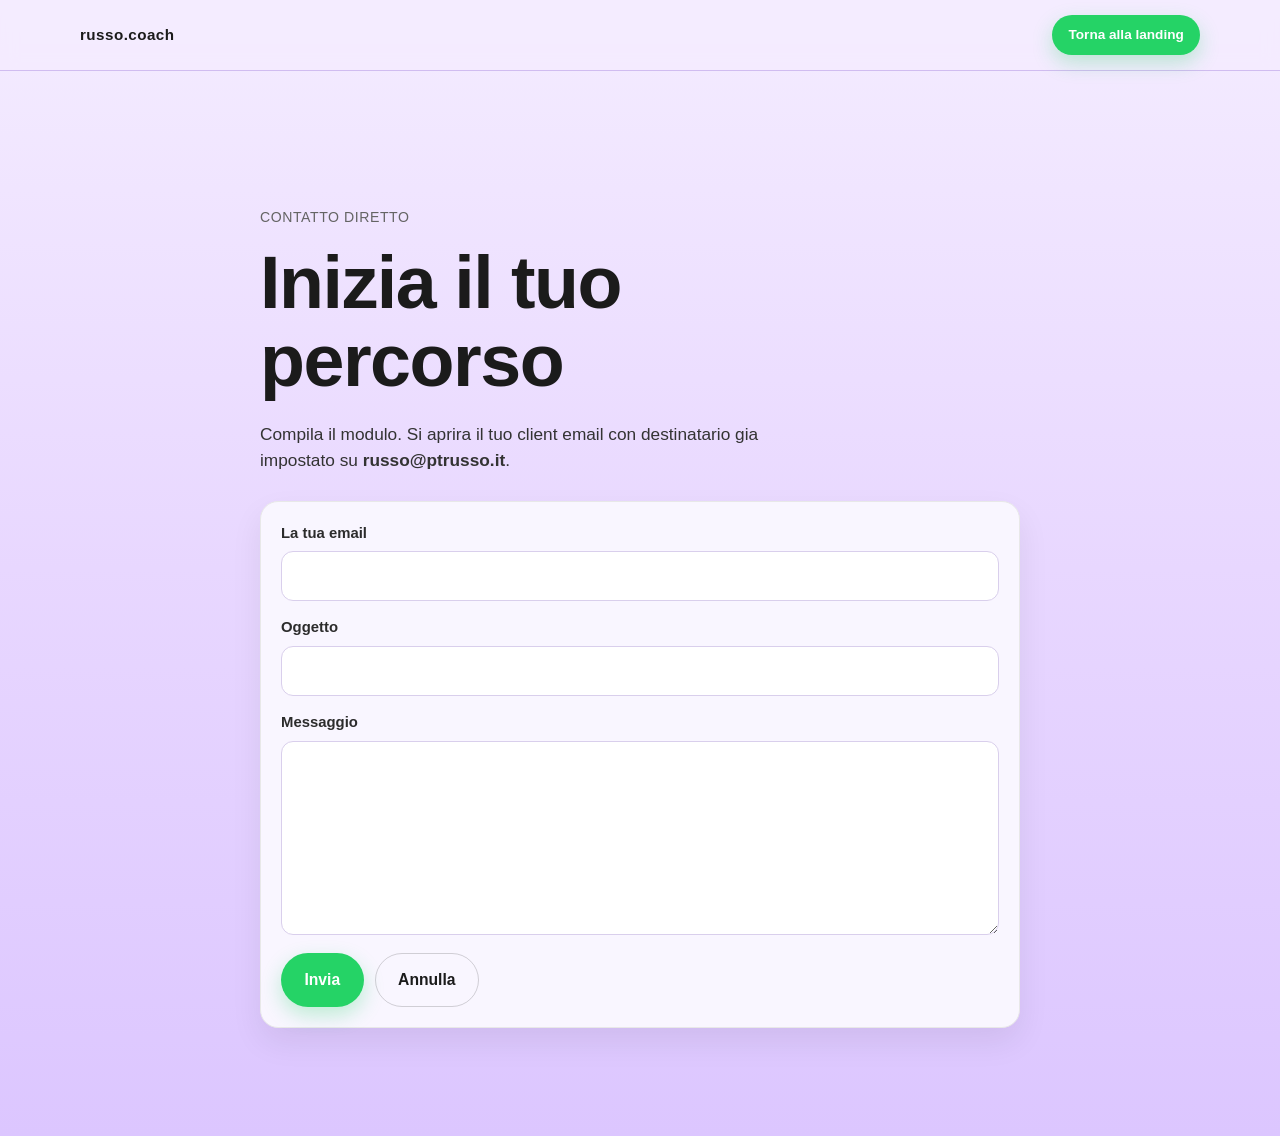
<file: contacts.html>
<!doctype html>
<html lang="it">
<head>
  <meta charset="utf-8">
  <meta name="viewport" content="width=device-width, initial-scale=1">
  <title>Contatti | Russo Coach</title>
  <meta name="description" content="Contatta Russo Coach via email: inserisci email, oggetto e messaggio per iniziare il tuo percorso.">
  <meta property="og:title" content="Contatti | Russo Coach">
  <meta property="og:description" content="Invia una richiesta diretta a Russo Coach.">
  <meta property="og:type" content="website">
  <meta property="og:locale" content="it_IT">
  <meta property="og:url" content="https://example.com/contacts.html">
  <!-- favicon: sostituire con /favicon.ico -->
  <link rel="stylesheet" href="style.css">
</head>
<body>
  <header class="site-header" aria-label="Intestazione contatti">
    <div class="container header-inner">
      <a class="brand" href="index.html" aria-label="Torna alla home">russo.coach</a>
      <a class="cta cta-small" href="index.html" aria-label="Torna alla landing">Torna alla landing</a>
    </div>
  </header>

  <main>
    <section class="section hero reveal" aria-labelledby="contact-title">
      <div class="container narrow">
        <p class="eyebrow">Contatto Diretto</p>
        <h1 id="contact-title">Inizia il tuo percorso</h1>
        <p class="lead">Compila il modulo. Si aprira il tuo client email con destinatario gia impostato su <strong>russo@ptrusso.it</strong>.</p>

        <form class="contact-form" id="contact-form" novalidate>
          <div class="field">
            <label for="from-email">La tua email</label>
            <input id="from-email" name="from-email" type="email" autocomplete="email" required>
          </div>

          <div class="field">
            <label for="subject">Oggetto</label>
            <input id="subject" name="subject" type="text" maxlength="120" required>
          </div>

          <div class="field">
            <label for="message">Messaggio</label>
            <textarea id="message" name="message" rows="7" maxlength="2500" required></textarea>
          </div>

          <div class="form-actions">
            <button type="submit" class="cta">Invia</button>
            <a class="cta cta-outline" href="index.html">Annulla</a>
          </div>
        </form>
      </div>
    </section>
  </main>

  <script src="script.js" defer></script>
</body>
</html>
</file>
<file: style.css>
:root {
  --bg: #e8defa;
  --surface: #f9f6ff;
  --text: #1b1b1b;
  --muted: #646464;
  --line: #e8e8e8;
  --accent: #25d366;
  --accent-hover: #1fb157;
  --radius: 18px;
  --radius-sm: 999px;
  --shadow: 0 14px 32px rgba(17, 17, 17, 0.07);
  --max-width: 1120px;
  --narrow-width: 760px;
}

* {
  box-sizing: border-box;
}

html {
  scroll-behavior: smooth;
}

body {
  margin: 0;
  font-family: "Avenir Next", "Segoe UI", "Helvetica Neue", sans-serif;
  color: var(--text);
  background: linear-gradient(180deg, #f4ecff 0%, #e8d7ff 50%, #dcc6ff 100%);
  line-height: 1.5;
}

a {
  color: inherit;
}

.site-header {
  position: sticky;
  top: 0;
  z-index: 40;
  backdrop-filter: saturate(1.1) blur(8px);
  background: rgba(245, 236, 255, 0.82);
  border-bottom: 1px solid rgba(203, 182, 239, 0.9);
}

.container {
  width: min(100% - 2rem, var(--max-width));
  margin: 0 auto;
}

.narrow {
  width: min(100% - 2rem, var(--narrow-width));
}

.header-inner {
  min-height: 64px;
  display: flex;
  align-items: center;
  justify-content: space-between;
  gap: 1rem;
}

.brand {
  text-decoration: none;
  font-size: 0.95rem;
  font-weight: 700;
  letter-spacing: 0.03em;
  text-transform: lowercase;
}

.section {
  padding: 5.2rem 0;
}

.hero {
  padding-top: 7rem;
  padding-bottom: 5.8rem;
}

.eyebrow {
  margin: 0 0 1rem;
  color: var(--muted);
  font-size: 0.88rem;
  letter-spacing: 0.04em;
  text-transform: uppercase;
}

h1,
h2,
h3 {
  margin: 0;
  letter-spacing: -0.02em;
}

h1 {
  max-width: 15ch;
  font-size: clamp(2rem, 7.6vw, 4.6rem);
  line-height: 1.06;
}

h2 {
  font-size: clamp(1.55rem, 5vw, 2.7rem);
  line-height: 1.12;
  margin-bottom: 1.1rem;
}

h3 {
  font-size: 1.16rem;
  margin-bottom: 0.55rem;
}

p {
  margin: 0;
  color: var(--muted);
  font-size: clamp(1rem, 2.5vw, 1.08rem);
}

.lead {
  margin-top: 1.35rem;
  max-width: 60ch;
  color: #333;
}

.trust {
  margin-top: 1.1rem;
  font-size: 0.95rem;
}

.cta {
  display: inline-flex;
  align-items: center;
  justify-content: center;
  margin-top: 1.9rem;
  padding: 0.88rem 1.4rem;
  border-radius: var(--radius-sm);
  border: 1px solid transparent;
  background: var(--accent);
  color: #fff;
  font-weight: 600;
  font-size: 0.98rem;
  text-decoration: none;
  transition: transform 0.25s ease, background-color 0.25s ease, box-shadow 0.25s ease;
  box-shadow: 0 8px 20px rgba(37, 211, 102, 0.28);
}

.cta:hover,
.cta:focus-visible {
  background: var(--accent-hover);
  transform: translateY(-1px);
  box-shadow: 0 12px 24px rgba(31, 177, 87, 0.3);
}

.cta:focus-visible {
  outline: 3px solid rgba(37, 211, 102, 0.38);
  outline-offset: 2px;
}

.cta-small {
  margin-top: 0;
  padding: 0.58rem 0.95rem;
  font-size: 0.85rem;
}

.cta-outline {
  background: transparent;
  color: var(--text);
  border-color: rgba(27, 27, 27, 0.18);
  box-shadow: none;
}

.cta-outline:hover,
.cta-outline:focus-visible {
  background: rgba(27, 27, 27, 0.06);
  color: var(--text);
  transform: translateY(-1px);
  box-shadow: none;
}

.section p + p {
  margin-top: 0.95rem;
}

.section-intro {
  margin-bottom: 1.35rem;
  max-width: 62ch;
}

.media-grid {
  display: grid;
  gap: 0.9rem;
}

.video-grid {
  display: grid;
  gap: 0.9rem;
}

.media-item {
  margin: 0;
  border-radius: var(--radius);
  overflow: hidden;
  border: 1px solid var(--line);
  box-shadow: var(--shadow);
  background: var(--surface);
}

.media-item img {
  display: block;
  width: 100%;
  height: 100%;
  object-fit: cover;
  aspect-ratio: 4 / 5;
  transform: scale(1.001);
  transition: transform 0.6s ease;
}

.media-item:hover img,
.media-item:focus-within img {
  transform: scale(1.05);
}

.video-item {
  margin: 0;
  border-radius: var(--radius);
  overflow: hidden;
  border: 1px solid var(--line);
  box-shadow: var(--shadow);
  background: #000;
}

.video-item video {
  display: block;
  width: 100%;
  aspect-ratio: 16 / 10;
  object-fit: cover;
}

.cards {
  margin-top: 2rem;
  display: grid;
  gap: 0.9rem;
}

.card {
  background: var(--surface);
  border: 1px solid var(--line);
  border-radius: var(--radius);
  padding: 1.25rem;
  box-shadow: var(--shadow);
}

.benefits {
  margin: 1rem 0 0;
  padding: 0;
  list-style: none;
  display: grid;
  gap: 0.72rem;
}

.benefits li {
  position: relative;
  background: var(--surface);
  border: 1px solid var(--line);
  border-radius: 14px;
  padding: 0.9rem 1rem 0.9rem 2.25rem;
  box-shadow: var(--shadow);
  color: #2d2d2d;
}

.benefits li::before {
  content: "";
  position: absolute;
  left: 0.95rem;
  top: 50%;
  width: 0.75rem;
  height: 0.75rem;
  border-radius: 999px;
  background: radial-gradient(circle at 30% 30%, #7ea3ff, #1f5eff);
  transform: translateY(-50%);
}

.section-cta {
  text-align: center;
  padding-top: 5.8rem;
  padding-bottom: 7rem;
}

.section-cta p {
  max-width: 48ch;
  margin: 0 auto;
}

.reveal {
  opacity: 0;
  transform: translateY(18px);
  transition: opacity 0.6s ease, transform 0.6s ease;
}

.reveal.visible {
  opacity: 1;
  transform: none;
}

.copy-reveal {
  opacity: 0;
  transform: translateY(10px);
  transition: opacity 0.55s ease, transform 0.55s ease;
}

.copy-reveal.copy-visible {
  opacity: 1;
  transform: translateY(0);
}

.contact-form {
  margin-top: 1.7rem;
  padding: 1.25rem;
  border: 1px solid var(--line);
  border-radius: var(--radius);
  background: var(--surface);
  box-shadow: var(--shadow);
}

.field {
  display: grid;
  gap: 0.45rem;
}

.field + .field {
  margin-top: 0.95rem;
}

.field label {
  font-size: 0.93rem;
  font-weight: 600;
  color: #2c2c2c;
}

.field input,
.field textarea {
  width: 100%;
  border: 1px solid #d9cfec;
  border-radius: 12px;
  padding: 0.75rem 0.85rem;
  font: inherit;
  color: var(--text);
  background: #fff;
}

.field input:focus-visible,
.field textarea:focus-visible {
  outline: 3px solid rgba(126, 76, 206, 0.22);
  border-color: rgba(126, 76, 206, 0.5);
}

.form-actions {
  margin-top: 1.15rem;
  display: flex;
  gap: 0.7rem;
  flex-wrap: wrap;
}

.form-actions .cta {
  margin-top: 0;
}

@media (min-width: 720px) {
  .section {
    padding: 6.8rem 0;
  }

  .cards {
    grid-template-columns: repeat(2, minmax(0, 1fr));
    gap: 1rem;
  }

  .media-grid {
    grid-template-columns: repeat(2, minmax(0, 1fr));
    gap: 1rem;
  }

  .video-grid {
    grid-template-columns: repeat(2, minmax(0, 1fr));
    gap: 1rem;
  }

  .hero {
    padding-top: 8.5rem;
  }
}

@media (min-width: 1024px) {
  .cards {
    grid-template-columns: repeat(3, minmax(0, 1fr));
  }

  .media-grid {
    grid-template-columns: repeat(3, minmax(0, 1fr));
  }

  .video-grid {
    grid-template-columns: repeat(2, minmax(0, 1fr));
  }

  .cards .card:nth-child(4),
  .cards .card:nth-child(5) {
    grid-column: span 1;
  }

  .header-inner {
    min-height: 70px;
  }
}

@media (prefers-reduced-motion: reduce) {
  html {
    scroll-behavior: auto;
  }

  *,
  *::before,
  *::after {
    animation-duration: 0.01ms !important;
    animation-iteration-count: 1 !important;
    transition-duration: 0.01ms !important;
    scroll-behavior: auto !important;
  }

  .reveal,
  .copy-reveal,
  .reveal.visible {
    opacity: 1;
    transform: none;
  }
}
</file>
